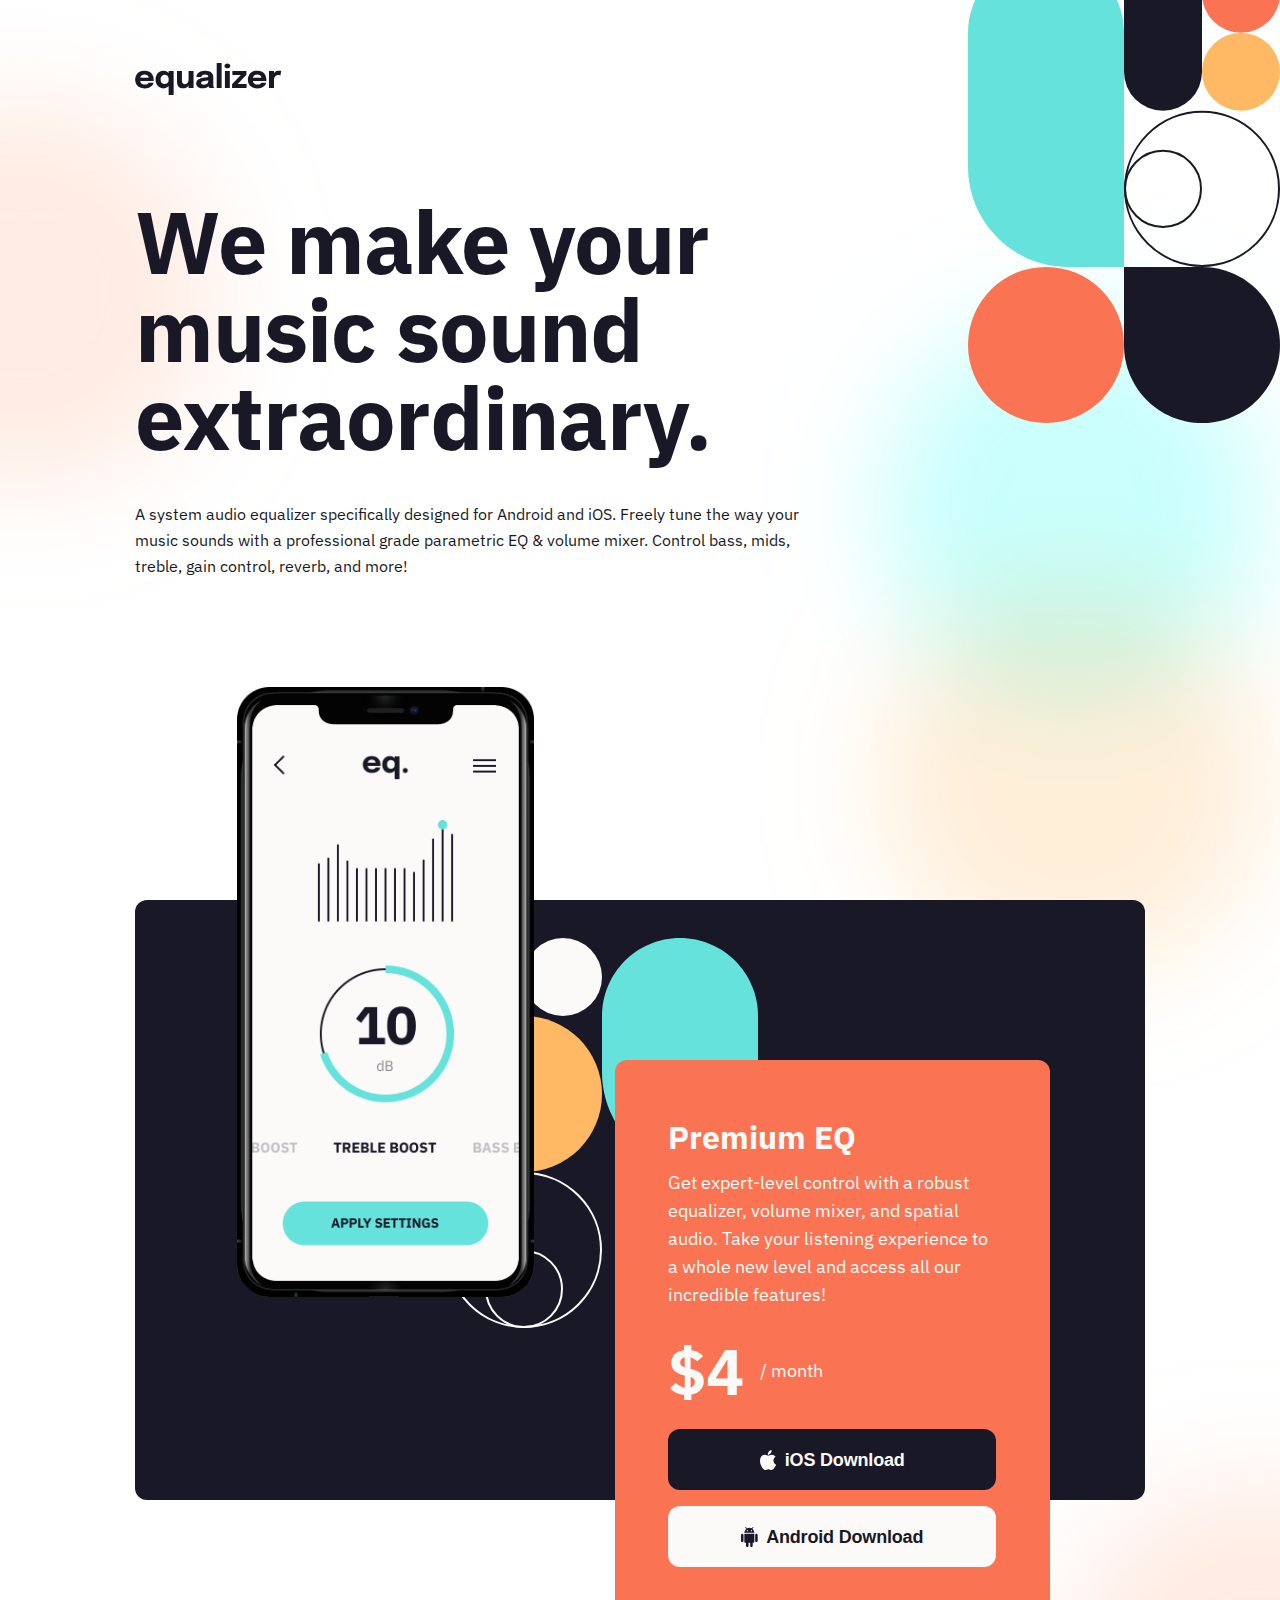
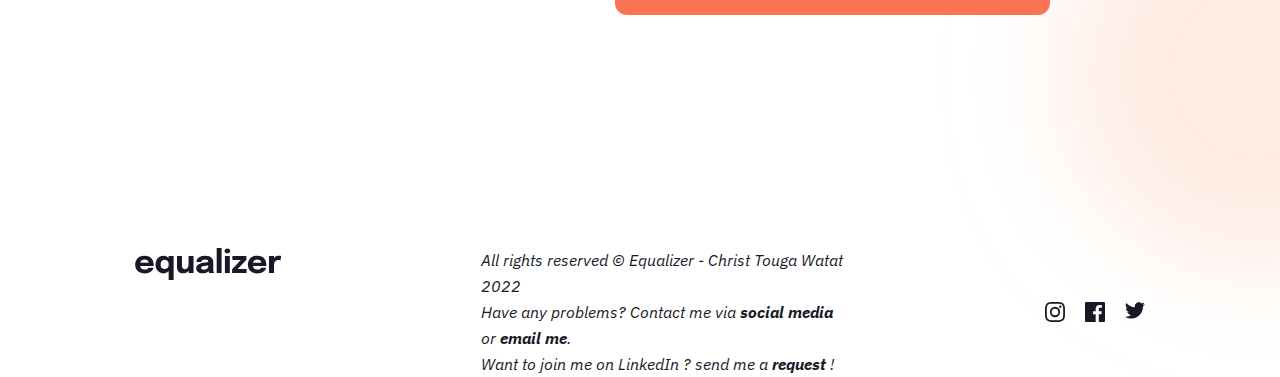
<file: index.html>
<!DOCTYPE html>
<html lang="en">

<head>
    <meta charset="UTF-8">
    <meta name="viewport" content="width=device-width, initial-scale=1.0">

    <link rel="icon" type="image/png" sizes="32x32" href="./assets/favicon-32x32.png">
    <link rel="preconnect" href="https://fonts.googleapis.com">
    <link rel="preconnect" href="https://fonts.gstatic.com" crossorigin>
    <link href="https://fonts.googleapis.com/css2?family=IBM+Plex+Sans:wght@400;700&display=swap" rel="stylesheet">
    <link rel="stylesheet" href="styles/style.css">

    <title>Frontend Mentor | Equalizer landing page</title>
</head>

<body>
    <aside id="logo-header" aria-label="logo-1"><img src="./assets/logo.svg" alt="logo equalizer header" height="33" width="147"></aside>
    <header class="header">
        <h1 class="title">We make your music sound extraordinary.</h1>
        <p>A system audio equalizer specifically designed for Android and iOS. Freely tune the way your music sounds with a professional grade parametric EQ & volume mixer. Control bass, mids, treble, gain control, reverb, and more!</p>
    </header>
    <div class="container">
        <aside aria-label="image-of-phone"><figure class="phone"><img src="assets/illustration-app.png" alt="illustration-app" width="624" height="1284"></figure></aside>
        <main>
            <aside><figure class="backgroundPattern2"><img src="assets/bg-pattern-2.svg" alt="background" width="312" height="468"></figure></aside>
            <section class="section">
                <h2>Premium EQ</h2>
                <p>Get expert-level control with a robust equalizer, volume mixer, and spatial audio. Take your listening experience to a whole new level and access all our incredible features!</p>
                <div class="price"><span class="price_month">$4</span> <span>/ month</span></div>
                <div class="buttons"><button class="iOS"><img src="assets/icon-apple.svg" alt="icon android" aria-hidden="true" width="17" height="20"><span>iOS Download</span></button> <button class="Android"><img src="assets/icon-android.svg" alt="icon android" aria-hidden="true" width="17" height="20"><span>Android Download</span></button></div>
            </section>
        </main>
    </div>
    
    <footer> 
        <div class="logo-footer"><img src="./assets/logo.svg" alt="logo equalizer footer" height="33" width="147"></div>
        <address class="address">All rights reserved © Equalizer - Christ Touga Watat 2022<br> Have any problems? Contact me via <a href="#social_media">social media</a> or <a href="mailto:tougawat45@yahoo.com" class="email">email me</a>.<br> Want to join me on LinkedIn ? send me a  <a href="https://linkedin.com/in/christ-k%C3%A9vin-touga-watat-32026712a">request</a> !</address>
        <nav id="social_media"><ul><li><a href="https://www.instagram.com/kevin2370t/" target="_blank" aria-label="instagram account"><svg width="20" height="20" xmlns="http://www.w3.org/2000/svg" aria-hidden="true">
                    <path d="M10 1.802c2.67 0 2.987.01 4.042.059 2.71.123 3.975 1.409 4.099 4.099.048 1.054.057 1.37.057 4.04 0 2.672-.01 2.988-.057 4.042-.124 2.687-1.387 3.975-4.1 4.099-1.054.048-1.37.058-4.041.058-2.67 0-2.987-.01-4.04-.058-2.718-.124-3.977-1.416-4.1-4.1-.048-1.054-.058-1.37-.058-4.041 0-2.67.01-2.986.058-4.04.124-2.69 1.387-3.977 4.1-4.1 1.054-.048 1.37-.058 4.04-.058ZM10 0C7.284 0 6.944.012 5.877.06 2.246.227.227 2.242.061 5.877.01 6.944 0 7.284 0 10s.012 3.057.06 4.123c.167 3.632 2.182 5.65 5.817 5.817 1.067.048 1.407.06 4.123.06s3.057-.012 4.123-.06c3.629-.167 5.652-2.182 5.816-5.817.05-1.066.061-1.407.061-4.123s-.012-3.056-.06-4.122C19.777 2.249 17.76.228 14.124.06 13.057.01 12.716 0 10 0Zm0 4.865a5.135 5.135 0 1 0 0 10.27 5.135 5.135 0 0 0 0-10.27Zm0 8.468a3.333 3.333 0 1 1 0-6.666 3.333 3.333 0 0 1 0 6.666Zm5.338-9.87a1.2 1.2 0 1 0 0 2.4 1.2 1.2 0 0 0 0-2.4Z" fill="#191826" />
                </svg></a></li><li><a href="https://www.facebook.com/christkevin.watat" target="_blank" aria-label="facebook account"><svg width="20" height="20" xmlns="http://www.w3.org/2000/svg" aria-hidden="true">
                    <path d="M18.896 0H1.104C.494 0 0 .494 0 1.104v17.793C0 19.506.494 20 1.104 20h9.58v-7.745H8.076V9.237h2.606V7.01c0-2.583 1.578-3.99 3.883-3.99 1.104 0 2.052.082 2.329.119v2.7h-1.598c-1.254 0-1.496.597-1.496 1.47v1.928h2.989l-.39 3.018h-2.6V20h5.098c.608 0 1.102-.494 1.102-1.104V1.104C20 .494 19.506 0 18.896 0Z" fill="#191826" />
                </svg></a></li><li><a href="https://twitter.com/Kevin34722372" target="_blank" aria-label="twitter account"><svg width="20" height="17" aria-hidden="true" xmlns="http://www.w3.org/2000/svg">
                    <path d="M20 2.172a8.192 8.192 0 0 1-2.357.646 4.11 4.11 0 0 0 1.805-2.27 8.22 8.22 0 0 1-2.606.996A4.096 4.096 0 0 0 13.847.248c-2.65 0-4.596 2.472-3.998 5.037A11.648 11.648 0 0 1 1.392 1a4.109 4.109 0 0 0 1.27 5.478 4.086 4.086 0 0 1-1.858-.513c-.045 1.9 1.318 3.679 3.291 4.075a4.113 4.113 0 0 1-1.853.07 4.106 4.106 0 0 0 3.833 2.849A8.25 8.25 0 0 1 0 14.658a11.616 11.616 0 0 0 6.29 1.843c7.618 0 11.923-6.434 11.663-12.205A8.354 8.354 0 0 0 20 2.172Z" fill="#191826" />
                </svg></a></li></ul></nav>
    </footer>
</body></html>
</file>
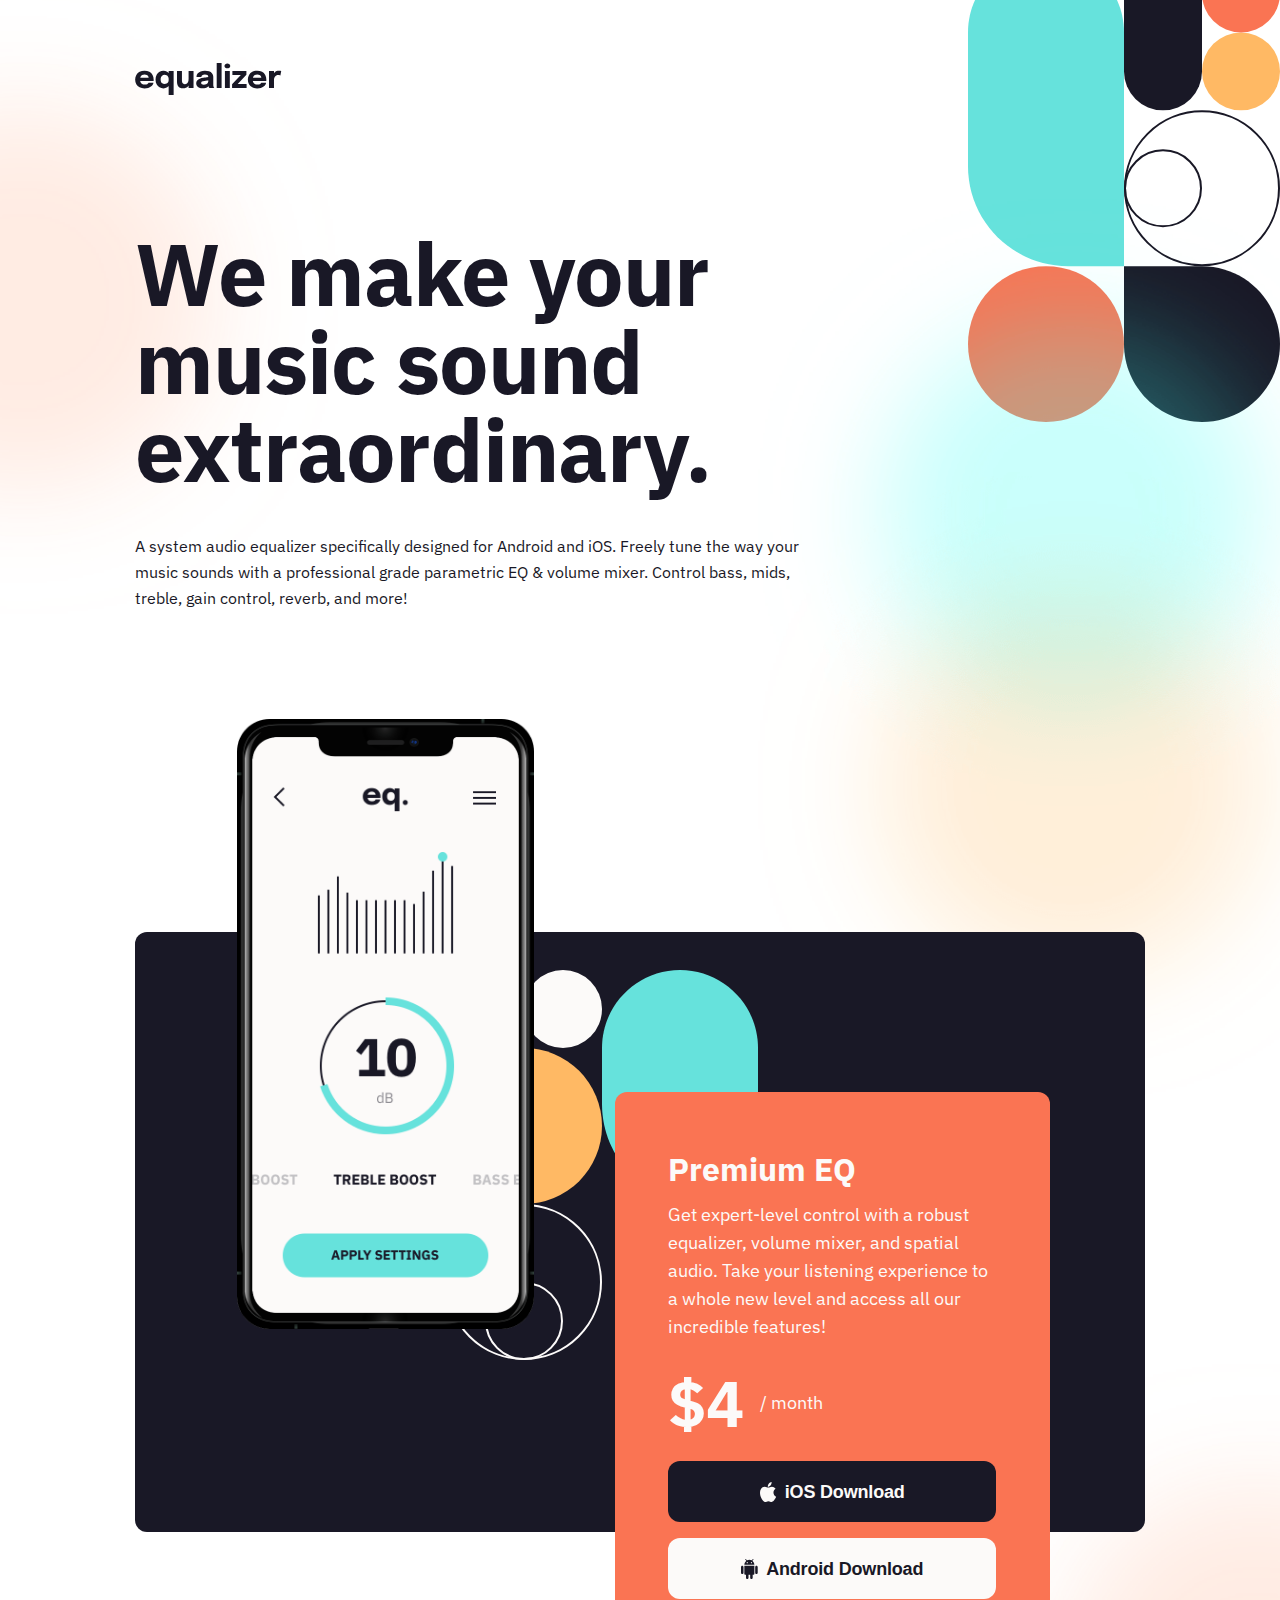
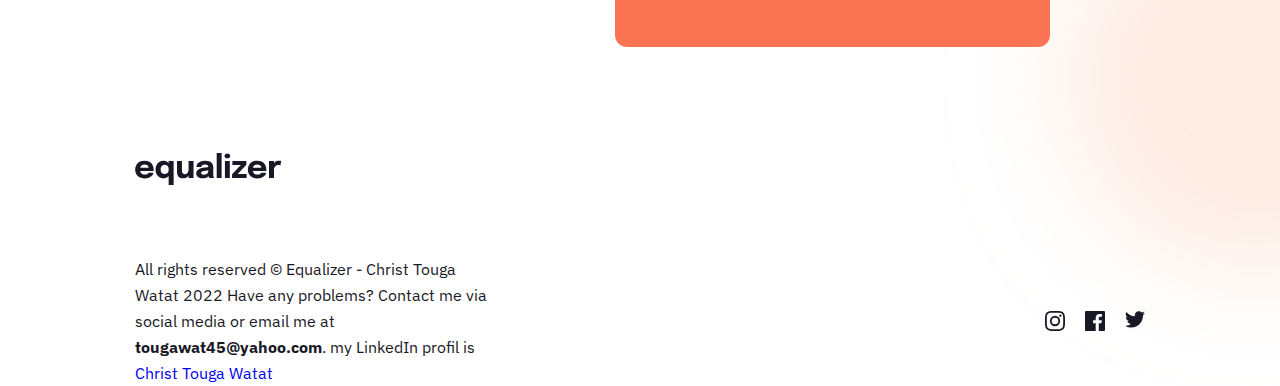
<file: starter-code/index.html>
<!DOCTYPE html>
<html lang="en">

<head>
    <meta charset="UTF-8">
    <meta name="viewport" content="width=device-width, initial-scale=1.0">

    <link rel="icon" type="image/png" sizes="32x32" href="./assets/favicon-32x32.png">
    <link rel="preconnect" href="https://fonts.googleapis.com">
    <link rel="preconnect" href="https://fonts.gstatic.com" crossorigin>
    <link href="https://fonts.googleapis.com/css2?family=IBM+Plex+Sans:wght@400;700&display=swap" rel="stylesheet">
    <link rel="stylesheet" href="styles/style.css">

    <title>Frontend Mentor | Equalizer landing page</title>
</head>

<body>
    <div class="img"><img src="./assets/logo.svg" alt="logo equalizer" height="33" width="147"></div>
    <header class="header">
        <h1 class="title">We make your music sound extraordinary.</h1>
        <p>A system audio equalizer specifically designed for Android and iOS. Freely tune the way your music sounds with a professional grade parametric EQ & volume mixer. Control bass, mids, treble, gain control, reverb, and more!</p>
    </header>
    <div class="container">
                    <div class="phone"><img src="assets/illustration-app.png" alt="illustration-app" width="624" height="1284"></div>
        <main>
            <div class="backgroundPattern2"><img src="assets/bg-pattern-2.svg" alt="background" width="312" height="468"></div>
            <section class="section">
                <h2>Premium EQ</h2>
                <p>Get expert-level control with a robust equalizer, volume mixer, and spatial audio. Take your listening experience to a whole new level and access all our incredible features!</p>
                <div class="price"><span class="price_month">$4</span> <span>/ month</span></div>
                <div class="buttons"><button class="iOS"><img src="assets/icon-apple.svg" alt="icon android" aria-hidden="true" width="17" height="20"><span>iOS Download</span></button> <button class="Android"><img src="assets/icon-android.svg" alt="icon android" aria-hidden="true" width="17" height="20"><span>Android Download</span></button></div>
            </section>
        </main>
    </div>
    <div class="img"><img src="./assets/logo.svg" alt="logo equalizer" height="33" width="147"></div>
    <footer>
        <div class="address">All rights reserved © Equalizer - Christ Touga Watat 2022 Have any problems? Contact me via social media or email me at <span class="email">tougawat45@yahoo.com</span>. my LinkedIn profil is <a href="https://linkedin.com/in/christ-k%C3%A9vin-touga-watat-32026712a">Christ Touga Watat</a></div>
        <div class="social_media"><a href="https://www.instagram.com/kevin2370t/"><svg width="20" height="20" xmlns="http://www.w3.org/2000/svg" aria-hidden="true">
                    <path d="M10 1.802c2.67 0 2.987.01 4.042.059 2.71.123 3.975 1.409 4.099 4.099.048 1.054.057 1.37.057 4.04 0 2.672-.01 2.988-.057 4.042-.124 2.687-1.387 3.975-4.1 4.099-1.054.048-1.37.058-4.041.058-2.67 0-2.987-.01-4.04-.058-2.718-.124-3.977-1.416-4.1-4.1-.048-1.054-.058-1.37-.058-4.041 0-2.67.01-2.986.058-4.04.124-2.69 1.387-3.977 4.1-4.1 1.054-.048 1.37-.058 4.04-.058ZM10 0C7.284 0 6.944.012 5.877.06 2.246.227.227 2.242.061 5.877.01 6.944 0 7.284 0 10s.012 3.057.06 4.123c.167 3.632 2.182 5.65 5.817 5.817 1.067.048 1.407.06 4.123.06s3.057-.012 4.123-.06c3.629-.167 5.652-2.182 5.816-5.817.05-1.066.061-1.407.061-4.123s-.012-3.056-.06-4.122C19.777 2.249 17.76.228 14.124.06 13.057.01 12.716 0 10 0Zm0 4.865a5.135 5.135 0 1 0 0 10.27 5.135 5.135 0 0 0 0-10.27Zm0 8.468a3.333 3.333 0 1 1 0-6.666 3.333 3.333 0 0 1 0 6.666Zm5.338-9.87a1.2 1.2 0 1 0 0 2.4 1.2 1.2 0 0 0 0-2.4Z" fill="#191826" />
                </svg></a><a href="https://www.facebook.com/christkevin.watat"><svg width="20" height="20" xmlns="http://www.w3.org/2000/svg" aria-hidden="true">
                    <path d="M18.896 0H1.104C.494 0 0 .494 0 1.104v17.793C0 19.506.494 20 1.104 20h9.58v-7.745H8.076V9.237h2.606V7.01c0-2.583 1.578-3.99 3.883-3.99 1.104 0 2.052.082 2.329.119v2.7h-1.598c-1.254 0-1.496.597-1.496 1.47v1.928h2.989l-.39 3.018h-2.6V20h5.098c.608 0 1.102-.494 1.102-1.104V1.104C20 .494 19.506 0 18.896 0Z" fill="#191826" />
                </svg></a><a href="https://twitter.com/Kevin34722372"><svg width="20" height="17" aria-hidden="true" xmlns="http://www.w3.org/2000/svg">
                    <path d="M20 2.172a8.192 8.192 0 0 1-2.357.646 4.11 4.11 0 0 0 1.805-2.27 8.22 8.22 0 0 1-2.606.996A4.096 4.096 0 0 0 13.847.248c-2.65 0-4.596 2.472-3.998 5.037A11.648 11.648 0 0 1 1.392 1a4.109 4.109 0 0 0 1.27 5.478 4.086 4.086 0 0 1-1.858-.513c-.045 1.9 1.318 3.679 3.291 4.075a4.113 4.113 0 0 1-1.853.07 4.106 4.106 0 0 0 3.833 2.849A8.25 8.25 0 0 1 0 14.658a11.616 11.616 0 0 0 6.29 1.843c7.618 0 11.923-6.434 11.663-12.205A8.354 8.354 0 0 0 20 2.172Z" fill="#191826" />
                </svg></a></div>
    </footer>
</body></html>
</file>
<file: styles/style.css>
:root {
    --fw-400: 400;
    --fw-700: 700;
    --fs-base: 1rem;
    --color-white: #FCFAF9;
    --color-dark: #191826;
    --color-blue: #66E2DC;
    --color-orange: #FA7453;
    --color-brown: #FFB964;
    --ff: 'IBM Plex Sans', sans-serif;
}

/* Box sizing rules */
*,
*::before,
*::after {
    box-sizing: border-box;
}

/* Remove default margin */
* {
    margin: 0;
}

/* Set core body defaults */
body {

    background: url("../assets/bg-main-mobile.png") no-repeat;

    background-position: 5% -7%;
    text-align: left;
    /* layout and typographie */
    margin: 0 auto;
    min-height: 100vh;

    width: 100%;
    font-size: var(--fs);
    font-weight: var(--fw-400);
    line-height: 1.625em;
    font-family: var(--ff);
    color: var(--color-dark);
    background-color: var(--light-gray);
    padding-top: clamp(2.5rem, calc(2.5rem + ((1vw - 0.21875rem) * 7.5862)), 3.875rem);
}

body > *:not(.container) {
    padding-left: 40px;
    padding-right: 40px;
}

body > aside {
    padding-bottom: clamp(4rem, calc(4rem + ((1vw - 0.21875rem) * 10.3333)), 5.9375rem);
}

.title {
    width: 100%;
    font-size: clamp(2.5rem, calc(2.5rem + ((1vw - 0.21875rem) * 8)), 4rem);
    font-weight: var(--fw-700);
    line-height: 1.2em;
    letter-spacing: -0.45px;
    padding-bottom: clamp(1.25rem, calc(1.25rem + ((1vw - 0.21875rem) * 2.8986)), 2.5rem);
}

.title + p {
    width: 100%;
}

.container {
    margin-top: clamp(10.375rem, calc(10.375rem + ((1vw - 0.21875rem) * 22.4638)), 20.0625rem);
    position: relative;
}

.container img {
    max-width: 100%;
    display: block;
} 

.container .phone {
    position: absolute;
    bottom: 16.75rem;
    z-index: 2;
}

.container section {
    padding-bottom: 3rem;
    padding-top: clamp(3rem, calc(3rem + ((1vw - 0.234375rem) * 0.939)), 3.625rem);
    padding-left: clamp(2.25rem, calc(2.25rem + ((1vw - 0.234375rem) * 1.9718)), 3.5625rem);
    padding-right: clamp(2.25rem, calc(2.25rem + ((1vw - 0.234375rem) * 1.9718)), 3.5625rem);
    font-size: 1.125rem;
    line-height: 1.56em;
    color: var(--color-white);
    background-color: var(--color-orange);
    width: clamp(23.4375rem, calc(23.4375rem + ((1vw - 0.234375rem) * 6.6667)), 27.875rem);
}

main > *,
button, .backgroundPattern2 {
    border-radius: .75rem;
}

.backgroundPattern2 {
    background-color: var(--color-dark);
}

section h2 {
    font-size: 2rem;
    line-height: 1.25em;
    padding-bottom: 0.75rem;
}

.price,
button {
    display: inline-flex;
    align-items: center;
}

.price {
    margin-top: 2.25rem;
    margin-bottom: 2rem;
    justify-content: flex-start;
    gap: 1rem;
}

.price span:first-child {
    font-size: 4rem;
    line-height: 3.25rem;
}

.price span:first-of-type {
    font-weight: var(--fw-700);
}

address a {
    font-weight: var(--fw-700);
    color: var(--color-dark);
}

.buttons {
    text-align: center;
    display: flex;
    flex-direction: column;
    align-items: center;
    gap: 1rem;
}

button {
    cursor: pointer;
    width: clamp(18.5rem, calc(18.5rem + ((1vw - 0.234375rem) * 3.4742)), 20.8125rem);
    height: 3.8125rem;
    font-weight: var(--fw-700);
    justify-content: center;
    gap: .5rem;
    font-size: 1.125rem;
    line-height: 2rem;
    letter-spacing: -0.18px;
    border-style: none;
    flex: 0 0 auto;
}

section button {
    text-align-last: center;
}

button:first-of-type {
    background-color: var(--color-dark);
    color: var(--color-white);
}

button:last-child {
    background-color: var(--color-white);
    color: var(--color-dark);
}

body > div:last-of-type {
    padding-bottom: 2rem;
}

footer {
    display: flex;
    flex-direction: column;
}

.address {
    padding-bottom: 4rem;
}

a {
    text-decoration: none;
}

#social_media ul{
    display: flex;
    flex-wrap: wrap;
    justify-content: center;
    gap: 1.25rem;
    width: 6.25rem;
}

#social_media svg, .backgroundPattern2 img, .phone img  {
    display: block;
    margin: 0 auto;
}

.phone {
    width: 100%;
}

.phone img {
      width: clamp(13rem, calc(13rem + ((1vw - 0.234375rem) * 9.7653)), 19.5rem);
      height: clamp(26.875rem, calc(26.875rem + ((1vw - 0.234375rem) * 19.9061)), 40.125rem);
}

main {
    position: relative;
}

.section {
    position: absolute;
    bottom: -23.75rem;
    z-index: 5;
}

.backgroundPattern2 {
    height: 37.5rem;
    overflow: hidden;
}

.container .phone {
        position: absolute;
        top: -6.125rem;
    }

.container {
      margin-bottom: 26.25rem;

}

ul {
    list-style: none;
    padding: 0;
}



@media (min-width: 48em) {
    body {
        background: url("../assets/bg-pattern-1.svg") no-repeat, url("../assets/bg-main-tablet.png") no-repeat;
        background-position: 100% -1.5%, 140% -20%;
        background-size: 266px 400px, 110%;
    }

    body > * {
        padding-left: clamp(2.5rem, calc(2.5rem + ((1vw - 0.48125rem) * 18.6567)), 10.3125rem);
        padding-right: clamp(2.5rem, calc(2.5rem + ((1vw - 0.48125rem) * 18.6567)), 10.3125rem);
    }

    .backgroundPattern2 {
        position: relative;
    }
    
    .backgroundPattern2 img{
        position: absolute;
                top: -1.875rem;
          margin-left: clamp(14.3125rem, calc(14.3125rem + ((1vw - 0.48rem) * 15.9226)), 21rem);
    }

    .title {
        font-size: clamp(4rem, calc(4rem + ((1vw - 0.40625rem) * 6.1538)), 5.5rem);
        line-height: 4rem;
        letter-spacing: -0.73px;
        width: 100%;
        max-width: 15ch;
    }

    .title + p {
        width: 100%;
        max-width: 50ch;
    }

    footer {
        flex-direction: row;
        justify-content: space-between;
        align-items: center;
        flex-wrap: wrap;
    }
    
footer .logo-footer {
         flex: 1 1 100%;
    padding-bottom: 2rem;
    }
    
    #social_media {
        flex: 0 0 auto;
    }

    .address {
        padding-bottom: 0;
        flex: 0 0 22.875rem;
    }
    
    .container {
          margin-bottom: 11.4375rem;

    }
    
    .container .phone {
        top: -8.625rem;
        bottom: 11.375rem;
    }
    
    .container .phone img {
                margin-left: 4rem;
    }
    
    .section {
        bottom: -6rem;
        right: 3.625rem;
    }
}

@media (min-width: 65em) {
    body {
        background: url("../assets/bg-pattern-1.svg") no-repeat, url("../assets/bg-main-desktop.png") no-repeat;

        background-position: 100% -3%, 50% 55%;
        background-size: 312px 468px, 150%;
    }

    body > *:not(.container) {
        padding-left: clamp(2.5rem, calc(2.5rem + ((1vw - 0.48rem) * 18.6012)), 10.3125rem);
        padding-right: clamp(2.5rem, calc(2.5rem + ((1vw - 0.48rem) * 18.6012)), 10.3125rem);
    }

    body > div:first-of-type {
        padding-bottom: clamp(5.9375rem, calc(5.9375rem + ((1vw - 0.40625rem) * 8.2051)), 7.9375rem);

    }

    .title {
        width: 80%;
        max-width: 100%;
        min-width: 15ch;
        line-height: 1em;
        letter-spacing: -1px;
    }

    .title + p {
        width: 100%;
        max-width: 70ch;
    }
    
    .container .phone {
        top: -16.8125rem;
        bottom: 14.1875rem;
    }
    
        .section {
        bottom: -3.6875rem;
            right: 6.8125rem;
    }
    
    .backgroundPattern2 img{
                top: -2.5rem;
        bottom: 0;
    }
    
        .container {
          margin-bottom: 9.125rem;
    }
    
        .container .phone img {
                margin-left: 5.5rem;
    }
    
    footer .logo-footer {
         flex: 0 0 auto;
        align-self:flex-start;
    }
}

@media (hover: hover) {

    /* changes that happen only in devices that support hover. */
    a:hover {
        cursor: pointer;
    }

    button:first-child:hover {
        background-color: var(--color-blue);
    }

    button:last-child:hover {
        background-color: var(--color-brown);
    }

    svg {
        width: 20px;
        height: 20px;
    }

    svg:hover path {
        fill: var(--color-orange);
    }
}

@media (hover: hover) and (min-width: 65em) {    
        .container {
          margin-bottom: 13.75rem;

    }
    .container .phone {
        top: -13.3125rem;
        bottom: 10.6875rem;
    }
    
        .section {
        bottom: -7.1875rem;
        right: 5.9375rem;
    }
    
        .container .phone img {
                margin-left: 6.375rem;
    }
}
</file>
<file: starter-code/styles/style.css>
:root {
    --fw-400: 400;
    --fw-700: 700;
    --fs-base: 1rem;
    --color-white: #FCFAF9;
    --color-dark: #191826;
    --color-blue: #66E2DC;
    --color-orange: #FA7453;
    --color-brown: #FFB964;
    --ff: 'IBM Plex Sans', sans-serif;
}



/* Box sizing rules */
*,
*::before,
*::after {
    box-sizing: border-box;
}

/* Remove default margin */
* {
    margin: 0;
}

/* Set core body defaults */
body {

    background: url("../assets/bg-main-mobile.png") no-repeat;

    background-position: 5% -7%;
    text-align: left;
    /* layout and typographie */
    margin: 0 auto;
    min-height: 100vh;

    width: 100%;
    font-size: var(--fs);
    font-weight: var(--fw-400);
    line-height: 1.625em;
    font-family: var(--ff);
    color: var(--color-dark);
    background-color: var(--light-gray);
    padding-top: clamp(2.5rem, calc(2.5rem + ((1vw - 0.21875rem) * 7.5862)), 3.875rem);
}

body > *:not(.container) {
    padding-left: 40px;
    padding-right: 40px;
}

body > div:first-of-type {
    padding-bottom: clamp(4rem, calc(4rem + ((1vw - 0.21875rem) * 10.3333)), 5.9375rem);
}

.title {
    width: 100%;
    font-size: clamp(2.5rem, calc(2.5rem + ((1vw - 0.21875rem) * 8)), 4rem);
    font-weight: var(--fw-700);
    line-height: 1.2em;
    letter-spacing: -0.45px;
    padding-bottom: clamp(1.25rem, calc(1.25rem + ((1vw - 0.21875rem) * 2.8986)), 2.5rem);
}

.title + p {
    width: 100%;
}

.container {
    margin-top: clamp(10.375rem, calc(10.375rem + ((1vw - 0.21875rem) * 22.4638)), 20.0625rem);
    position: relative;
}

.container img {
    max-width: 100%;
    display: block;
} 

.container .phone {
    position: absolute;
    bottom: 16.75rem;
    z-index: 2;
}

.container section {
    padding-bottom: 3rem;
    padding-top: clamp(3rem, calc(3rem + ((1vw - 0.234375rem) * 0.939)), 3.625rem);
    padding-left: clamp(2.25rem, calc(2.25rem + ((1vw - 0.234375rem) * 1.9718)), 3.5625rem);
    padding-right: clamp(2.25rem, calc(2.25rem + ((1vw - 0.234375rem) * 1.9718)), 3.5625rem);
    font-size: 1.125rem;
    line-height: 1.56em;
    color: var(--color-white);
    background-color: var(--color-orange);
    width: clamp(23.4375rem, calc(23.4375rem + ((1vw - 0.234375rem) * 6.6667)), 27.875rem);
}

main > *,
button {
    border-radius: .75rem;
}

main div:first-child {
    background-color: var(--color-dark);
}

section h2 {
    font-size: 2rem;
    line-height: 1.25em;
    padding-bottom: 0.75rem;
}

.price,
button {
    display: inline-flex;
    align-items: center;
}

.price {
    margin-top: 2.25rem;
    margin-bottom: 2rem;
    justify-content: flex-start;
    gap: 1rem;
}

.price span:first-child {
    font-size: 4rem;
    line-height: 3.25rem;
}

.price span:first-of-type,
.email {
    font-weight: var(--fw-700);
}

.buttons {
    text-align: center;
    display: flex;
    flex-direction: column;
    align-items: center;
    gap: 1rem;
}

button {
    cursor: pointer;
    width: clamp(18.5rem, calc(18.5rem + ((1vw - 0.234375rem) * 3.4742)), 20.8125rem);
    height: 3.8125rem;
    font-weight: var(--fw-700);
    justify-content: center;
    gap: .5rem;
    font-size: 1.125rem;
    line-height: 2rem;
    letter-spacing: -0.18px;
    border-style: none;
    flex: 0 0 auto;
}

section button {
    text-align-last: center;
}

button:first-of-type {
    background-color: var(--color-dark);
    color: var(--color-white);
}

button:last-child {
    background-color: var(--color-white);
    color: var(--color-dark);
}

body > div:last-of-type {
    padding-bottom: 2rem;
}

footer {
    padding-top: 2rem;
    display: flex;
    flex-direction: column;
}

.address {
    padding-bottom: 4rem;
}

a {
    text-decoration: none;
}

.social_media {
    display: flex;
    flex-wrap: wrap;
    justify-content: center;
    gap: 1.25rem;
    width: 6.25rem;
}

.social_media svg, .backgroundPattern2 img, .phone img  {
    display: block;
    margin: 0 auto;
}

.phone {
    width: 100%;
}

.phone img {
      width: clamp(13rem, calc(13rem + ((1vw - 0.234375rem) * 9.7653)), 19.5rem);
      height: clamp(26.875rem, calc(26.875rem + ((1vw - 0.234375rem) * 19.9061)), 40.125rem);
}

main {
    position: relative;
}

.section {
    position: absolute;
    bottom: -23.75rem;
    z-index: 5;
}

.backgroundPattern2 {
    height: 37.5rem;
    overflow: hidden;
}

.container .phone {
        position: absolute;
        top: -6.125rem;
    }

.container {
      margin-bottom: 26.25rem;

}



@media (min-width: 48em) {
    body {
        background: url("../assets/bg-main-tablet.png") no-repeat, url("../assets/bg-pattern-1.svg") no-repeat;
        background-position: 140% -20%, 100% -1.5%;
        background-size: 110%, 266px 400px;
    }

    body > * {
        padding-left: clamp(2.5rem, calc(2.5rem + ((1vw - 0.48125rem) * 18.6567)), 10.3125rem);
        padding-right: clamp(2.5rem, calc(2.5rem + ((1vw - 0.48125rem) * 18.6567)), 10.3125rem);
    }

    .backgroundPattern2 {
        position: relative;
    }
    
    .backgroundPattern2 img{
        position: absolute;
                top: -1.875rem;
          margin-left: clamp(14.3125rem, calc(14.3125rem + ((1vw - 0.48rem) * 15.9226)), 21rem);
    }

    .title {
        font-size: clamp(4rem, calc(4rem + ((1vw - 0.40625rem) * 6.1538)), 5.5rem);
        line-height: 4rem;
        letter-spacing: -0.73px;
        width: 100%;
        max-width: 15ch;
    }

    .title + p {
        width: 100%;
        max-width: 50ch;
    }

    footer {
        flex-direction: row;
        justify-content: space-between;
        align-items: center;
    }

    .address {
        padding-bottom: 0;
        width: 22.875rem;
    }
    
    .container {
          margin-bottom: 11.4375rem;

    }
    
    .container .phone {
        top: -8.625rem;
        bottom: 11.375rem;
    }
    
    .container .phone img {
                margin-left: 4rem;
    }
    
    .section {
        bottom: -6rem;
        right: 3.625rem;
    }
}

@media (min-width: 65em) {
    body {
        background: url("../assets/bg-main-desktop.png") no-repeat, url("../assets/bg-pattern-1.svg") no-repeat;

        background-position: 50% 55%, 100% -3%;
        background-size: 150%, 312px 468px;
    }

    body > *:not(.container) {
        padding-left: clamp(2.5rem, calc(2.5rem + ((1vw - 0.48rem) * 18.6012)), 10.3125rem);
        padding-right: clamp(2.5rem, calc(2.5rem + ((1vw - 0.48rem) * 18.6012)), 10.3125rem);
    }

    body > div:first-of-type {
        padding-bottom: clamp(5.9375rem, calc(5.9375rem + ((1vw - 0.40625rem) * 8.2051)), 7.9375rem);

    }

    .title {
        width: 80%;
        max-width: 100%;
        min-width: 15ch;
        line-height: 1em;
        letter-spacing: -1px;
    }

    .title + p {
        width: 100%;
        max-width: 70ch;
    }
    
    .container .phone {
        top: -16.8125rem;
        bottom: 14.1875rem;
    }
    
        .section {
        bottom: -3.6875rem;
            right: 6.8125rem;
    }
    
    .backgroundPattern2 img{
                top: -2.5rem;
        bottom: 0;
    }
    
        .container {
          margin-bottom: 9.125rem;
    }
    
        .container .phone img {
                margin-left: 5.5rem;
    }
}

@media (hover: hover) {

    /* changes that happen only in devices that support hover. */
    a:hover {
        cursor: pointer;
    }

    button:first-child:hover {
        background-color: var(--color-blue);
    }

    button:last-child:hover {
        background-color: var(--color-brown);
    }

    svg {
        width: 20px;
        height: 20px;
    }

    svg:hover path {
        fill: var(--color-orange);
    }
}

@media (hover: hover) and (min-width: 65em) {    
        .container {
          margin-bottom: 13.75rem;

    }
    .container .phone {
        top: -13.3125rem;
        bottom: 10.6875rem;
    }
    
        .section {
        bottom: -7.1875rem;
        right: 5.9375rem;
    }
    
        .container .phone img {
                margin-left: 6.375rem;
    }
}
</file>
